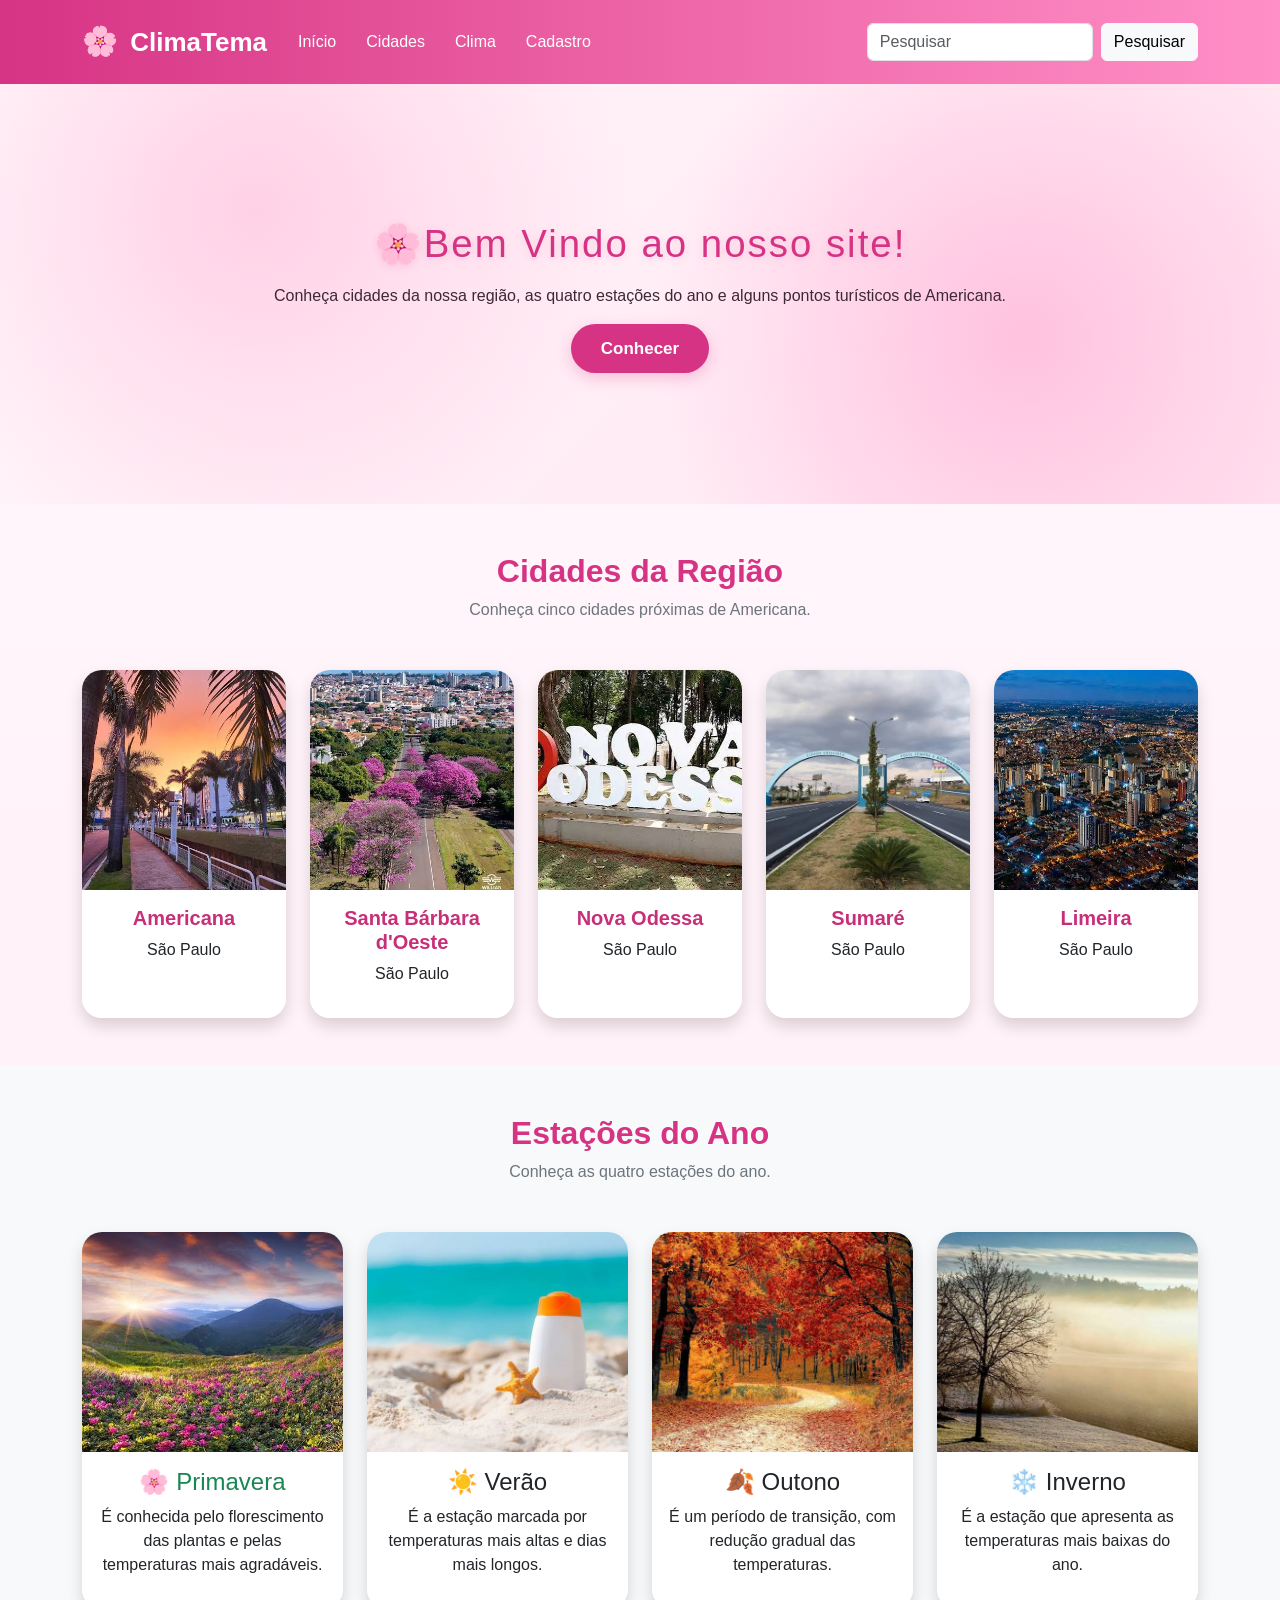
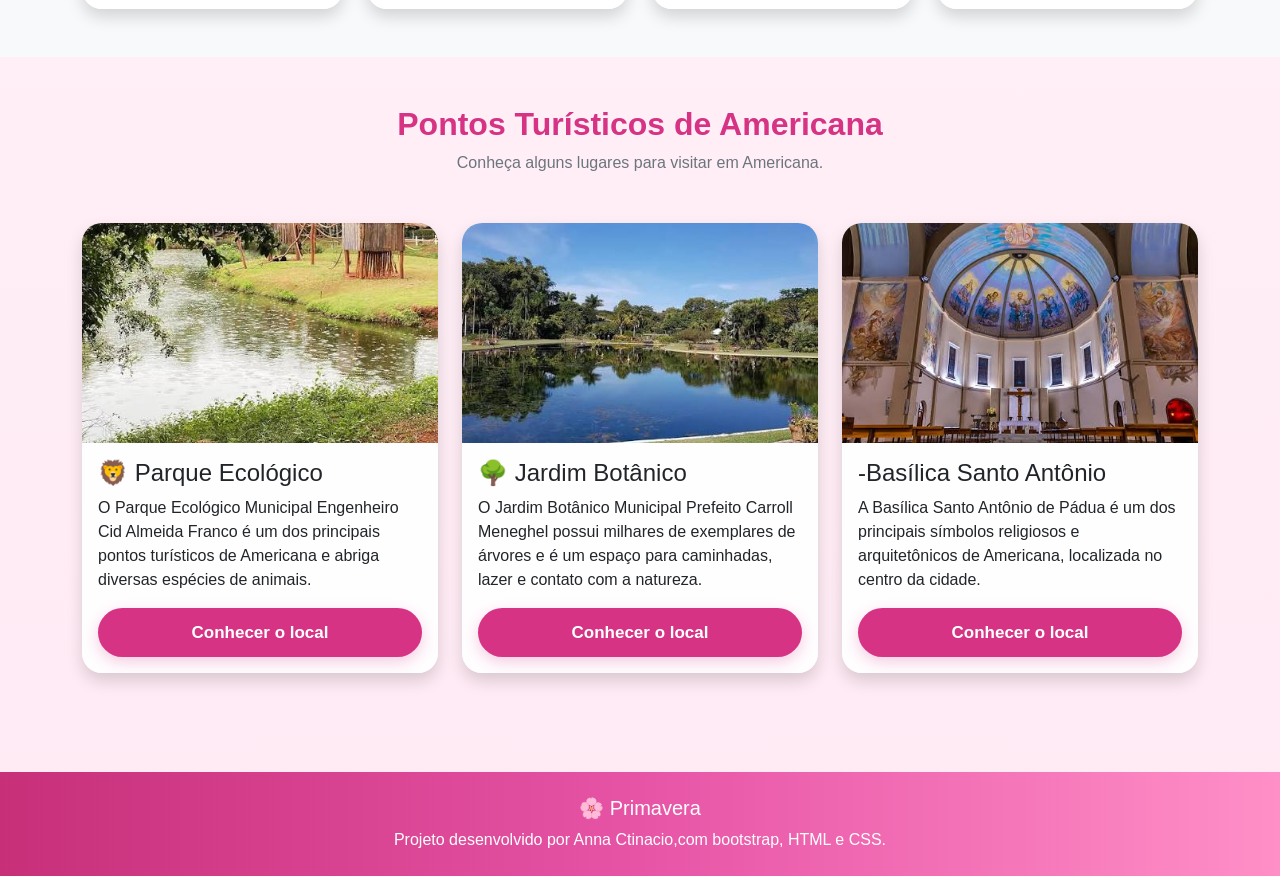
<file: index.html>
<!DOCTYPE html>
<html lang="pt-br">
<head>
<meta charset="UTF-8">
<meta name="viewport"
         content="width=device-width, initial-scale=1.0">
<title>ClimaTema - Cidades da Região</title>
<!-- BOOTSTRAP -->
<link
       href="https://cdn.jsdelivr.net/npm/bootstrap@5.3.8/dist/css/bootstrap.min.css"
       rel="stylesheet">
<!-- CSS -->
<link rel="stylesheet" href="style.css">
</head>

<body>

<!-- ==================================================
    BARRA SUPERIOR
================================================== -->
<nav class="navbar navbar-expand-lg navbar-dark bg-success">
<div class="container">
<a class="navbar-brand fw-bold" href="#inicio">
<span class="flor-logo">🌸</span>
   ClimaTema
</a>

<!-- BOTÃO DO MENU NO CELULAR -->
<button
           class="navbar-toggler"
           type="button"
           data-bs-toggle="collapse"
           data-bs-target="#menu">
<span class="navbar-toggler-icon"></span>
</button>

<div class="collapse navbar-collapse" id="menu">

<!-- LINKS DO MENU -->
<ul class="navbar-nav me-auto">
<li class="nav-item">
<a class="nav-link"  href="index.html">
                       Início
</a>
</li>

<li class="nav-item">
<a class="nav-link" href="cidades.html">
                       Cidades
</a>
</li>

<li class="nav-item">
<a class="nav-link"    href="clima.html">
                          Clima
</a>
</li>

<li class="nav-item">
<a class="nav-link" href="cadastro.html">
   Cadastro
</a>
</li>
 </ul>

<!-- PESQUISA -->
<form class="d-flex">
<input
                   class="form-control me-2"
                   type="search"
                   placeholder="Pesquisar">
<button
                   class="btn btn-light"
                   type="submit">
                   Pesquisar
</button>
</form>
</div>
</div>
</nav>

<!-- ==================================================
    CAPA
================================================== -->
<header
   id="inicio"
   class="bg-light text-center py-5">
<div class="container">
<h1 class="display-3 fw-bold 
           🌸 Primavera
</h1>

<p class="lead">
   <h1 class="titulo-primavera">

    🌸Bem Vindo ao nosso site!
</h1>
 
           Conheça cidades da nossa região,
           as quatro estações do ano e alguns
           pontos turísticos de Americana.
</p>

<a
           href="#cidades"
           class="btn btn-success btn-lg">
           Conhecer
</a>
</div>
</header>

<!-- ==================================================
    5 CIDADES
================================================== -->
<section
   class="container py-5"
   id="cidades">

<h2 class="text-center fw-bold">
       Cidades da Região
</h2>

<p class="text-center text-secondary mb-5">
       Conheça cinco cidades próximas de Americana.
</p>

<div class="row row-cols-1 row-cols-sm-2 row-cols-md-3 row-cols-lg-5 g-4">

<!-- AMERICANA -->
<div class="col">
<div class="card h-100 shadow">
<img
                   src="./img/americana climatema.jpg"
                   class="card-img-top"
                   alt="Americana">

<div class="card-body text-center">
<h5 class="fw-bold">
                       Americana
</h5>
<p>
                       São Paulo
</p>
</div>
</div>
</div>

<!-- SANTA BÁRBARA -->
<div class="col">
<div class="card h-100 shadow">
<img
                   src="./img/sbo clima.jpg"
                   class="card-img-top"
                   alt="Santa Bárbara d'Oeste">

<div class="card-body text-center">
<h5 class="fw-bold">
                       Santa Bárbara d'Oeste
</h5>
<p>
                       São Paulo
</p>
</div>
</div>
</div>

<!-- NOVA ODESSA -->
<div class="col">
<div class="card h-100 shadow">
<img
                   src="./img/nova odessa clima.jpg"
                   class="card-img-top"
                   alt="Nova Odessa">

<div class="card-body text-center">
<h5 class="fw-bold">
                       Nova Odessa
</h5>
<p>
                       São Paulo
</p>
</div>
</div>
</div>

<!-- SUMARÉ -->
<div class="col">
<div class="card h-100 shadow">
<img
                   src="./img/sumare clima.jpg"
                   class="card-img-top"
                   alt="Sumaré">

<div class="card-body text-center">
<h5 class="fw-bold">
                       Sumaré
</h5>
<p>
                       São Paulo
</p>
</div>
</div>
</div>

<!-- LIMEIRA -->
<div class="col">
<div class="card h-100 shadow">
<img
                   src="./img/limeira clikma.jpg"
                   class="card-img-top"
                   alt="Limeira">

<div class="card-body text-center">
<h5 class="fw-bold">
                       Limeira
</h5>
<p>
                       São Paulo
</p>
</div>
</div>
</div>

</div>
</section>

<!-- ==================================================
    ESTAÇÕES DO ANO COM FOTOS
================================================== -->
<section
   class="bg-light py-5"
   id="estacoes">

<div class="container">

<h2 class="text-center fw-bold">
           Estações do Ano
</h2>

<p class="text-center text-secondary mb-5">
           Conheça as quatro estações do ano.
</p>

<div class="row g-4">

<!-- PRIMAVERA -->
<div class="col-lg-3 col-md-6">
<div class="card h-100 shadow">
<img
                       src="./img/primavera inicio.jpg"
                       class="card-img-top"
                       alt="Primavera">

<div class="card-body text-center">
<h4 class="text-success">
                           🌸 Primavera
</h4>

<p>
                           É conhecida pelo florescimento
                           das plantas e pelas temperaturas
                           mais agradáveis.
</p>
</div>
</div>
</div>

<!-- VERÃO -->
<div class="col-lg-3 col-md-6">
<div class="card h-100 shadow">
<img
                       src="./img/verao inicio.jpg"
                       class="card-img-top"
                       alt="Verão">

<div class="card-body text-center">
<h4>
                           ☀️ Verão
</h4>

<p>
                           É a estação marcada por
                           temperaturas mais altas e
                           dias mais longos.
</p>
</div>
</div>
</div>

<!-- OUTONO -->
<div class="col-lg-3 col-md-6">
<div class="card h-100 shadow">
<img
                       src="./img/outono inicio.jpg"
                       class="card-img-top"
                       alt="Outono">

<div class="card-body text-center">
<h4>
                           🍂 Outono
</h4>

<p>
                           É um período de transição,
                           com redução gradual das
                           temperaturas.
</p>
</div>
</div>
</div>

<!-- INVERNO -->
<div class="col-lg-3 col-md-6">
<div class="card h-100 shadow">
<img
                       src="./img/inverno inicio.jpg"
                       class="card-img-top"
                       alt="Inverno">

<div class="card-body text-center">
<h4>
                           ❄️ Inverno
</h4>

<p>
                           É a estação que apresenta
                           as temperaturas mais baixas
                           do ano.
</p>
</div>
</div>
</div>

</div>
</div>
</section>

<!-- ==================================================
    PONTOS TURÍSTICOS DE AMERICANA
================================================== -->
<section
   class="container py-5"
   id="turismo">

<h2 class="text-center fw-bold">
       Pontos Turísticos de Americana
</h2>

<p class="text-center text-secondary mb-5">
       Conheça alguns lugares para visitar em Americana.
</p>

<div class="row g-4">

<!-- =====================================
            PARQUE ECOLÓGICO
       ====================================== -->
<div class="col-md-4">
<div class="card h-100 shadow">
<img
                   src="./img/zoologico inicio.jpg"
                   class="card-img-top"
                   alt="Parque Ecológico de Americana">

<div class="card-body d-flex flex-column">
<h4 class="card-title">
                       🦁 Parque Ecológico
</h4>

<p class="card-text">
                       O Parque Ecológico Municipal
                       Engenheiro Cid Almeida Franco
                       é um dos principais pontos
                       turísticos de Americana e abriga
                       diversas espécies de animais.
</p>

<a
                       href="https://www.americana.sp.gov.br/americana-index.php?a=centro-atendimento-turista-oquefazer"
                       target="_blank"
                       rel="noopener noreferrer"
                       class="btn btn-success mt-auto">
                       Conhecer o local
</a>
</div>
</div>
</div>

<!-- =====================================
            JARDIM BOTÂNICO
       ====================================== -->
<div class="col-md-4">
<div class="card h-100 shadow">
<img
                   src="./img/jardim botanico inicio.jpg"
                   class="card-img-top"
                   alt="Jardim Botânico de Americana">

<div class="card-body d-flex flex-column">
<h4 class="card-title">
                       🌳 Jardim Botânico
</h4>

<p class="card-text">
                       O Jardim Botânico Municipal
                       Prefeito Carroll Meneghel possui
                       milhares de exemplares de árvores
                       e é um espaço para caminhadas,
                       lazer e contato com a natureza.
</p>

<a
                       href="https://www.americana.sp.gov.br/americana-index.php?a=centro-atendimento-turista-oquefazer"
                       target="_blank"
                       rel="noopener noreferrer"
                       class="btn btn-success mt-auto">
                       Conhecer o local
</a>
</div>
</div>
</div>

<!-- =====================================
            BASÍLICA
       ====================================== -->
<div class="col-md-4">
<div class="card h-100 shadow">
<img
                   src="./img/basilica inicio.jpg"
                   class="card-img-top"
                   alt="Basílica Santo Antônio de Pádua">

<div class="card-body d-flex flex-column">
<h4 class="card-title">
                        -Basílica Santo Antônio
</h4>

<p class="card-text">
                       A Basílica Santo Antônio de Pádua
                       é um dos principais símbolos
                       religiosos e arquitetônicos de
                       Americana, localizada no centro
                       da cidade.
</p>

<a
                       href="https://www.americana.sp.gov.br/americana-index.php?a=ponto-turistico-basilica"
                       target="_blank"
                       rel="noopener noreferrer"
                       class="btn btn-success mt-auto">
                       Conhecer o local
</a>
</div>
</div>
</div>

</div>
</section>

<!-- ==================================================
    RODAPÉ
================================================== -->
<footer
   class="bg-success text-white text-center py-4">

<div class="container">
<h5>
           🌸 Primavera
</h5>

<p class="mb-0">
           Projeto desenvolvido por Anna Ctinacio,com bootstrap, HTML e CSS.
</p>
</div>
</footer>

<!-- ==================================================
    JAVASCRIPT DO BOOTSTRAP
================================================== -->
<script
   src="https://cdn.jsdelivr.net/npm/bootstrap@5.3.8/dist/js/bootstrap.bundle.min.js">
</script>

</body>
</html>
</file>
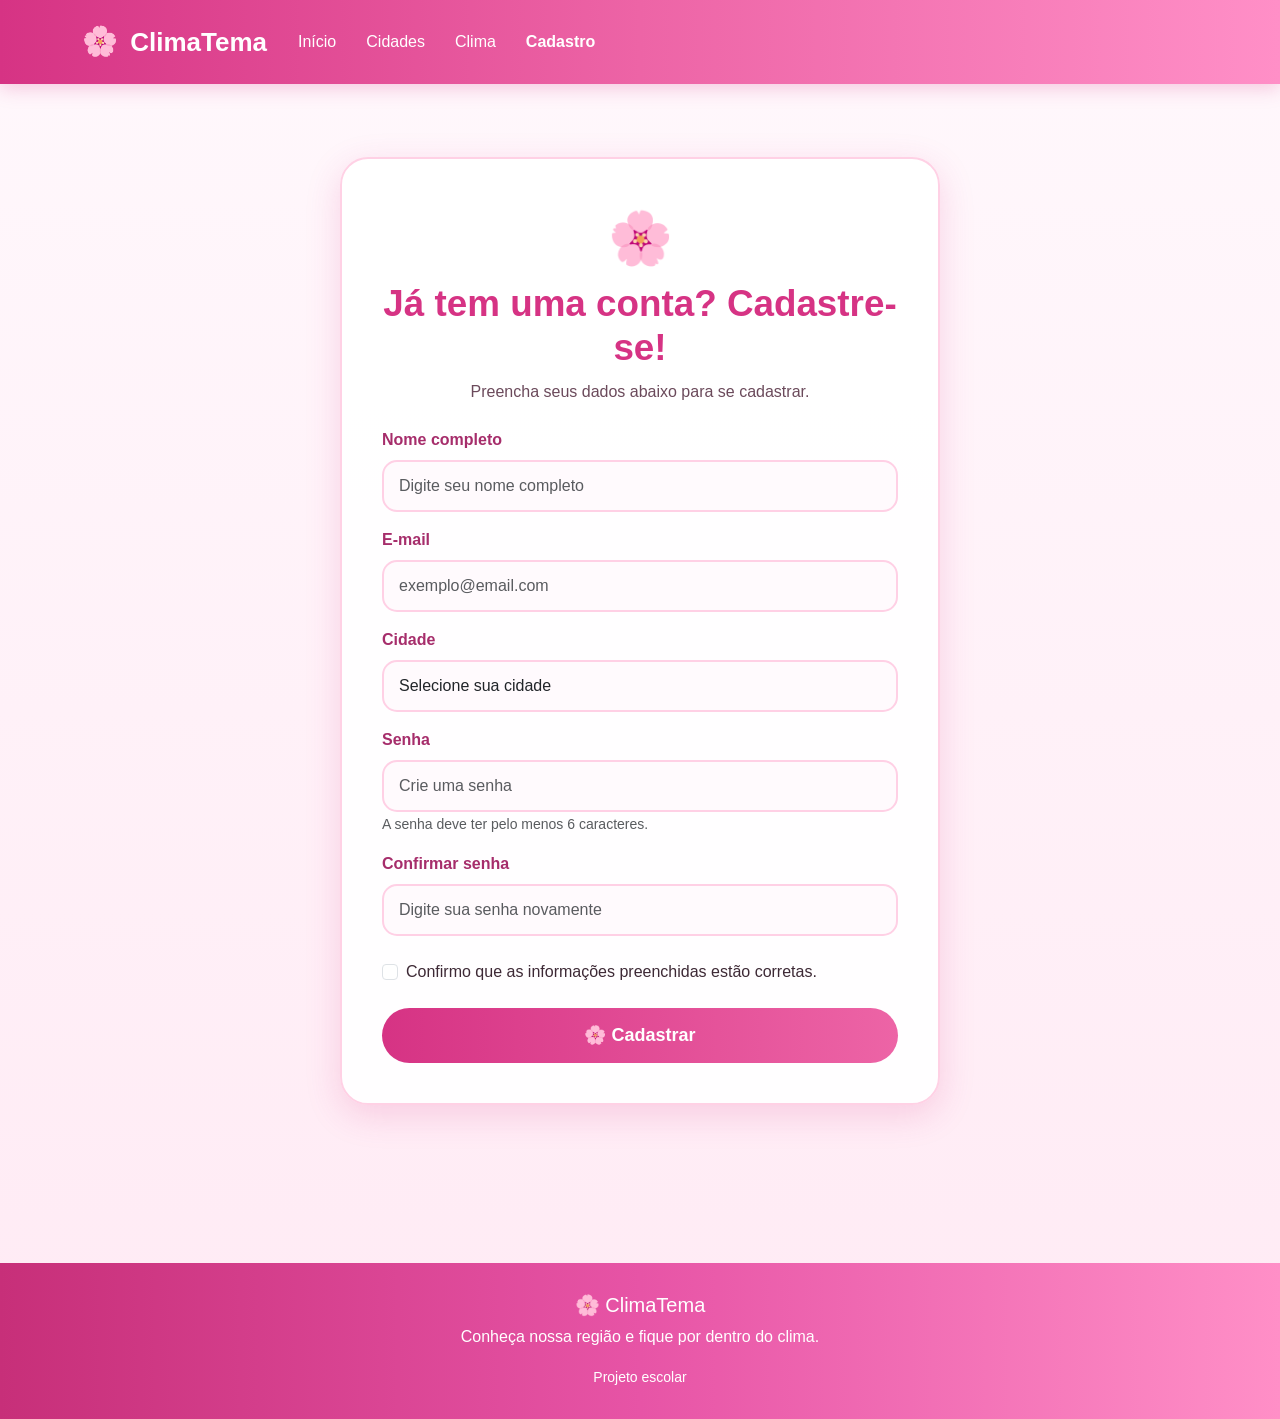
<file: cadastro.html>
<!DOCTYPE html>
<html lang="pt-br">
<head>
<meta charset="UTF-8">
<meta name="viewport"

          content="width=device-width, initial-scale=1.0">
<title>ClimaTema - Cadastro</title>
<!-- BOOTSTRAP -->
<link href="https://cdn.jsdelivr.net/npm/bootstrap@5.3.8/dist/css/bootstrap.min.css"

          rel="stylesheet">
<!-- CSS DO SITE -->
<link rel="stylesheet" href="style.css">
</head>

<body>

<!-- =========================================

     BARRA DE NAVEGAÇÃO

========================================= -->
<nav class="navbar navbar-expand-lg navbar-dark bg-success">
<div class="container">
<a class="navbar-brand fw-bold"

           href="index.html">
<span class="flor-logo">🌸</span>

          ClimaTema
</a>

<button class="navbar-toggler"

                type="button"

                data-bs-toggle="collapse"

                data-bs-target="#menu">
<span class="navbar-toggler-icon"></span>
</button>

<div class="collapse navbar-collapse"

             id="menu">
<ul class="navbar-nav me-auto">

<li class="nav-item">
<a class="nav-link"

                       href="index.html">

                        Início
</a>
</li>

<li class="nav-item">
<a class="nav-link"

                       href="cidades.html">

                        Cidades
</a>
</li>

<li class="nav-item">
<a class="nav-link"

                       href="clima.html">

                        Clima
</a>
</li>

<li class="nav-item">
<a class="nav-link active"

                       href="cadastro.html">

                        Cadastro
</a>
</li>

</ul>
</div>
</div>
</nav>

<!-- =========================================

     ÁREA DE CADASTRO

========================================= -->
<main class="container py-5">

<div class="cadastro-container">

<!-- TÍTULO -->
<div class="text-center mb-4">
<div class="cadastro-flor">

                🌸
</div>
<h1>

                Já tem uma conta?
                Cadastre-se!
</h1>
<p>

                Preencha seus dados abaixo para se cadastrar.
</p>
</div>

<!-- FORMULÁRIO -->
<form id="formCadastro">

<!-- NOME -->
<div class="mb-3">
<label for="nome"

                       class="form-label">

                    Nome completo
</label>

<input

                    type="text"

                    class="form-control"

                    id="nome"

                    placeholder="Digite seu nome completo"

                    required>
</div>

<!-- EMAIL -->
<div class="mb-3">
<label for="email"

                       class="form-label">

                    E-mail
</label>

<input

                    type="email"

                    class="form-control"

                    id="email"

                    placeholder="exemplo@email.com"

                    required>
</div>

<!-- CIDADE -->
<div class="mb-3">
<label for="cidade"

                       class="form-label">

                    Cidade
</label>

<select

                    class="form-select"

                    id="cidade"

                    required>

<option value="">

                        Selecione sua cidade
</option>

<option value="Americana">

                        Americana
</option>

<option value="Santa Bárbara d'Oeste">

                        Santa Bárbara d'Oeste
</option>

<option value="Nova Odessa">

                        Nova Odessa
</option>

<option value="Sumaré">

                        Sumaré
</option>

<option value="Limeira">

                        Limeira
</option>

</select>
</div>

<!-- SENHA -->
<div class="mb-3">
<label for="senha"

                       class="form-label">

                    Senha
</label>

<input

                    type="password"

                    class="form-control"

                    id="senha"

                    placeholder="Crie uma senha"

                    minlength="6"

                    required>

<small class="text-muted">

                    A senha deve ter pelo menos

                    6 caracteres.
</small>
</div>

<!-- CONFIRMAR SENHA -->
<div class="mb-4">
<label for="confirmarSenha"

                       class="form-label">

                    Confirmar senha
</label>

<input

                    type="password"

                    class="form-control"

                    id="confirmarSenha"

                    placeholder="Digite sua senha novamente"

                    minlength="6"

                    required>
</div>

<!-- ACEITAR TERMOS -->
<div class="form-check mb-4">
<input

                    class="form-check-input"

                    type="checkbox"

                    id="termos"

                    required>

<label

                    class="form-check-label"

                    for="termos">

                    Confirmo que as informações

                    preenchidas estão corretas.
</label>
</div>

<!-- BOTÃO -->
<button

                type="submit"

                class="btn btn-cadastro w-100">

                🌸 Cadastrar
</button>

</form>

<!-- =================================

             MENSAGEM DE SUCESSO / ERRO

        ================================== -->
<div

            id="mensagemCadastro"

            class="mensagem-cadastro">
</div>

</div>

</main>

<!-- =========================================

     RODAPÉ

========================================= -->
<footer class="text-center">
<div class="container">
<h5>

            🌸 ClimaTema
            
</h5>
<p>

            Conheça nossa região e fique

            por dentro do clima.
</p>
<small>

            Projeto escolar
</small>
</div>
</footer>

<!-- =========================================

     BOOTSTRAP

========================================= -->
<script src="https://cdn.jsdelivr.net/npm/bootstrap@5.3.8/dist/js/bootstrap.bundle.min.js">
</script>

<!-- =========================================

     JAVASCRIPT DO CADASTRO

========================================= -->
<script>

    const formulario =

        document.getElementById("formCadastro");


    const mensagem =

        document.getElementById("mensagemCadastro");


    formulario.addEventListener(

        "submit",

        function(evento) {


            // IMPEDE A PÁGINA DE RECARREGAR

            evento.preventDefault();


            // PEGA OS DADOS

            const nome =

                document.getElementById("nome").value;


            const senha =

                document.getElementById("senha").value;


            const confirmarSenha =

                document.getElementById("confirmarSenha").value;


            // =================================

            // VERIFICA AS SENHAS

            // =================================

            if (senha !== confirmarSenha) {


                mensagem.innerHTML =

                    "❌ As senhas não são iguais. Tente novamente.";


                mensagem.className =

                    "mensagem-cadastro erro";


                return;

            }


            // =================================

            // CADASTRO CONCLUÍDO

            // =================================

            mensagem.innerHTML =

                "🌸 Cadastro concluído com sucesso, "

                + nome +

                "!";


            mensagem.className =

                "mensagem-cadastro sucesso";


            // LIMPA OS CAMPOS

            formulario.reset();


            // VOLTA PARA A MENSAGEM

            mensagem.scrollIntoView({

                behavior: "smooth",

                block: "center"

            });


        }

    );
</script>

</body>
</html>
</file>
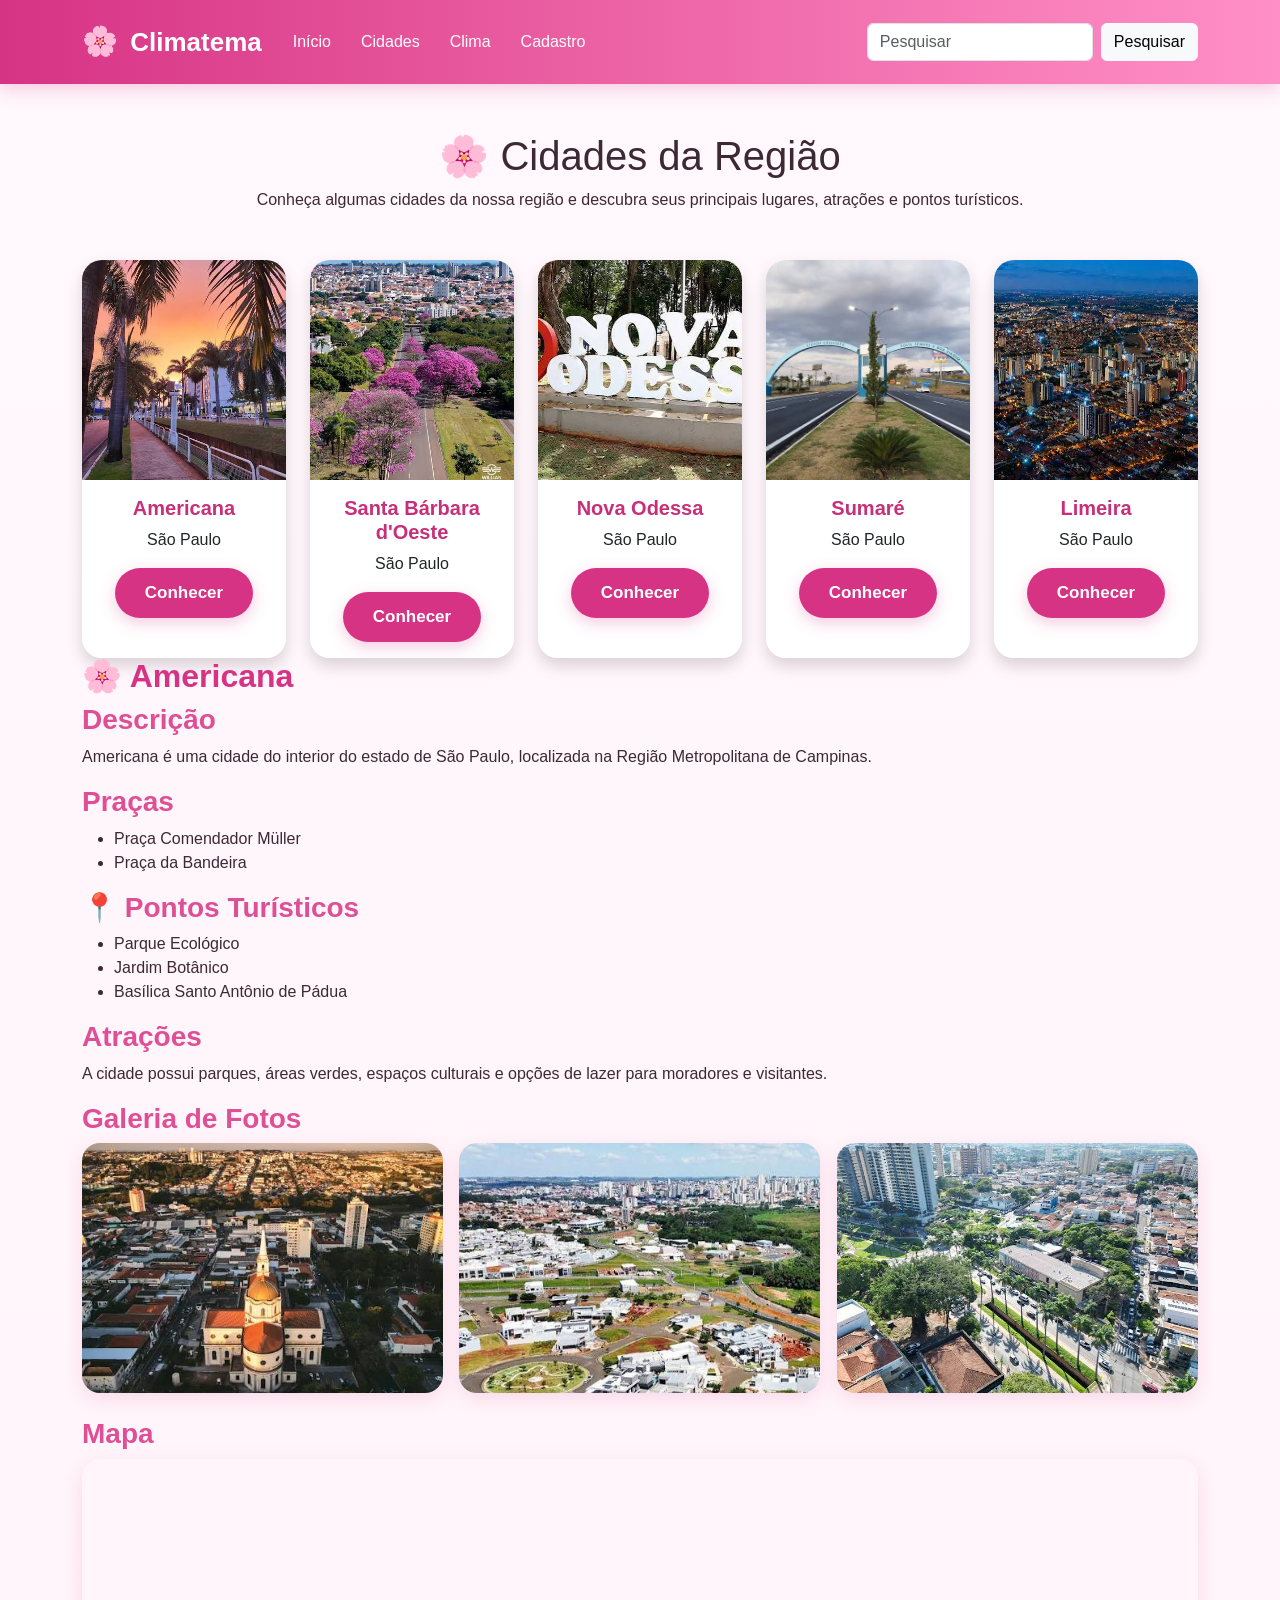
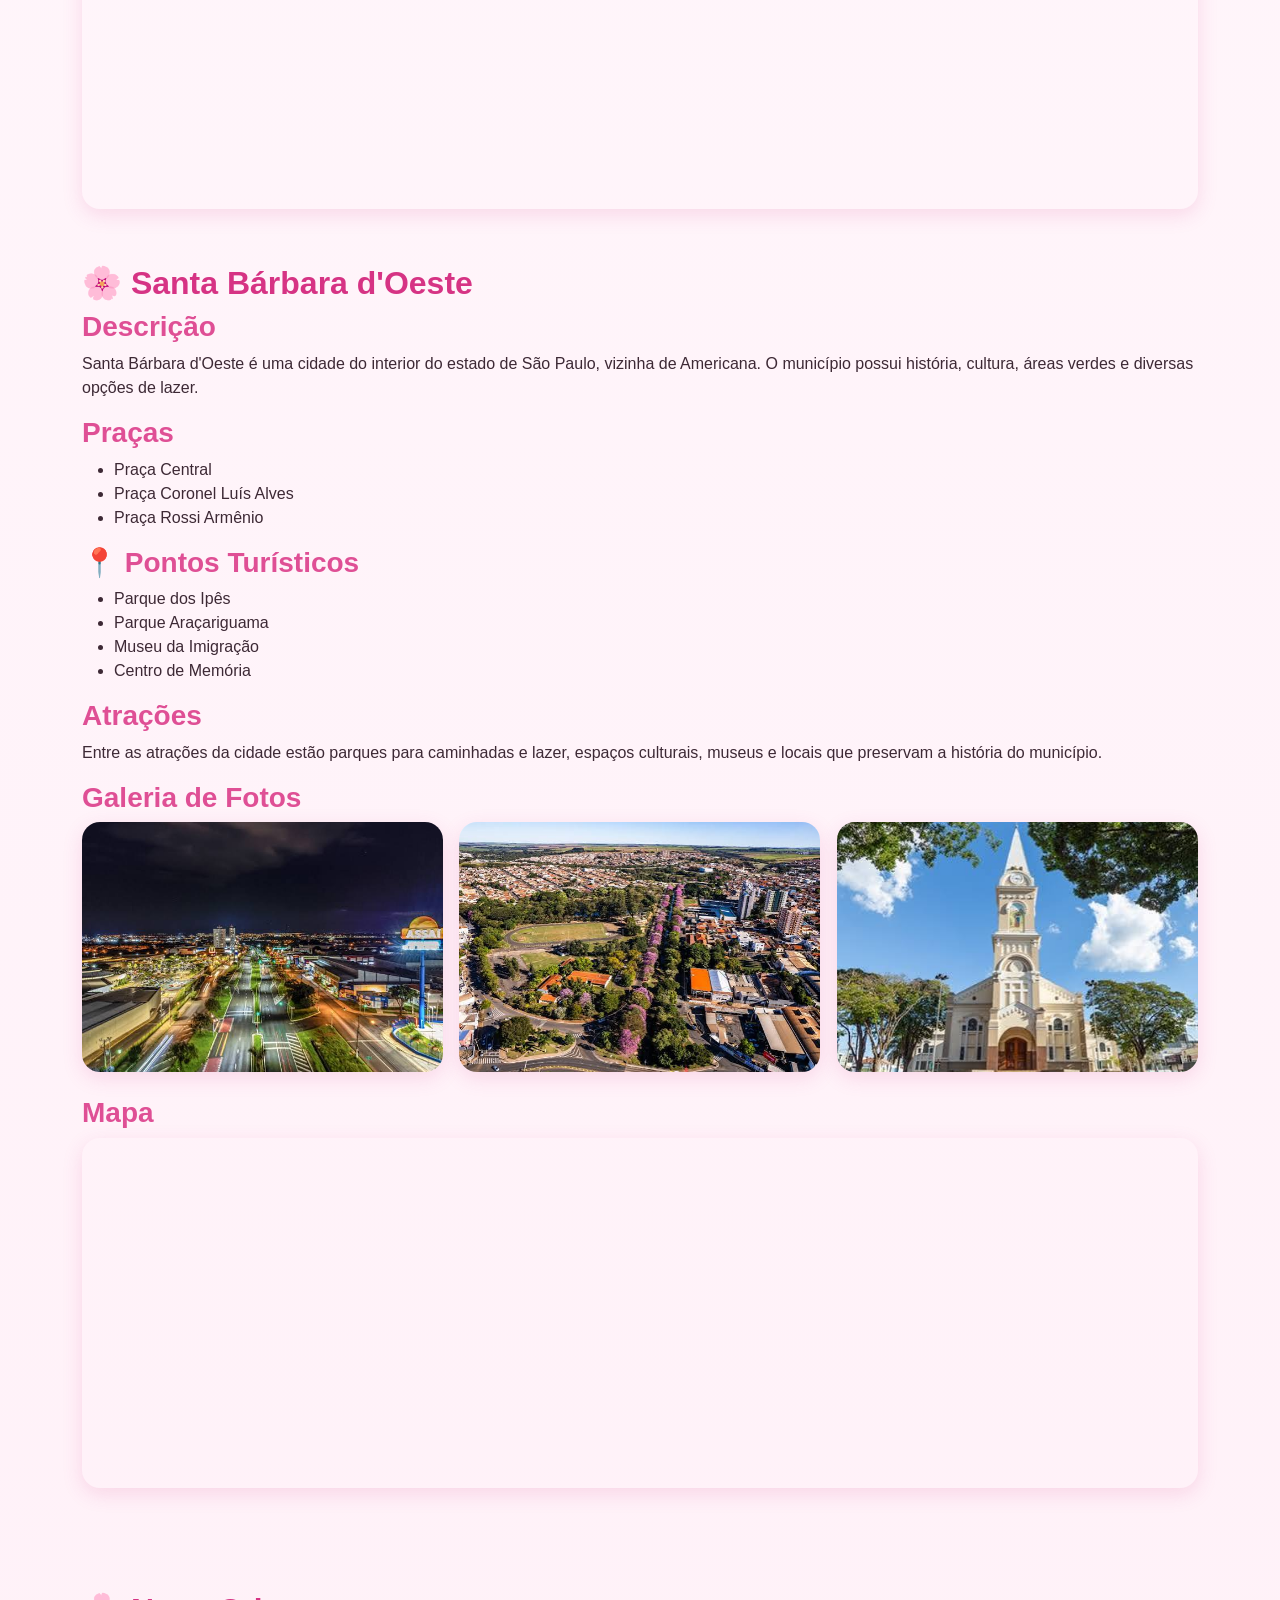
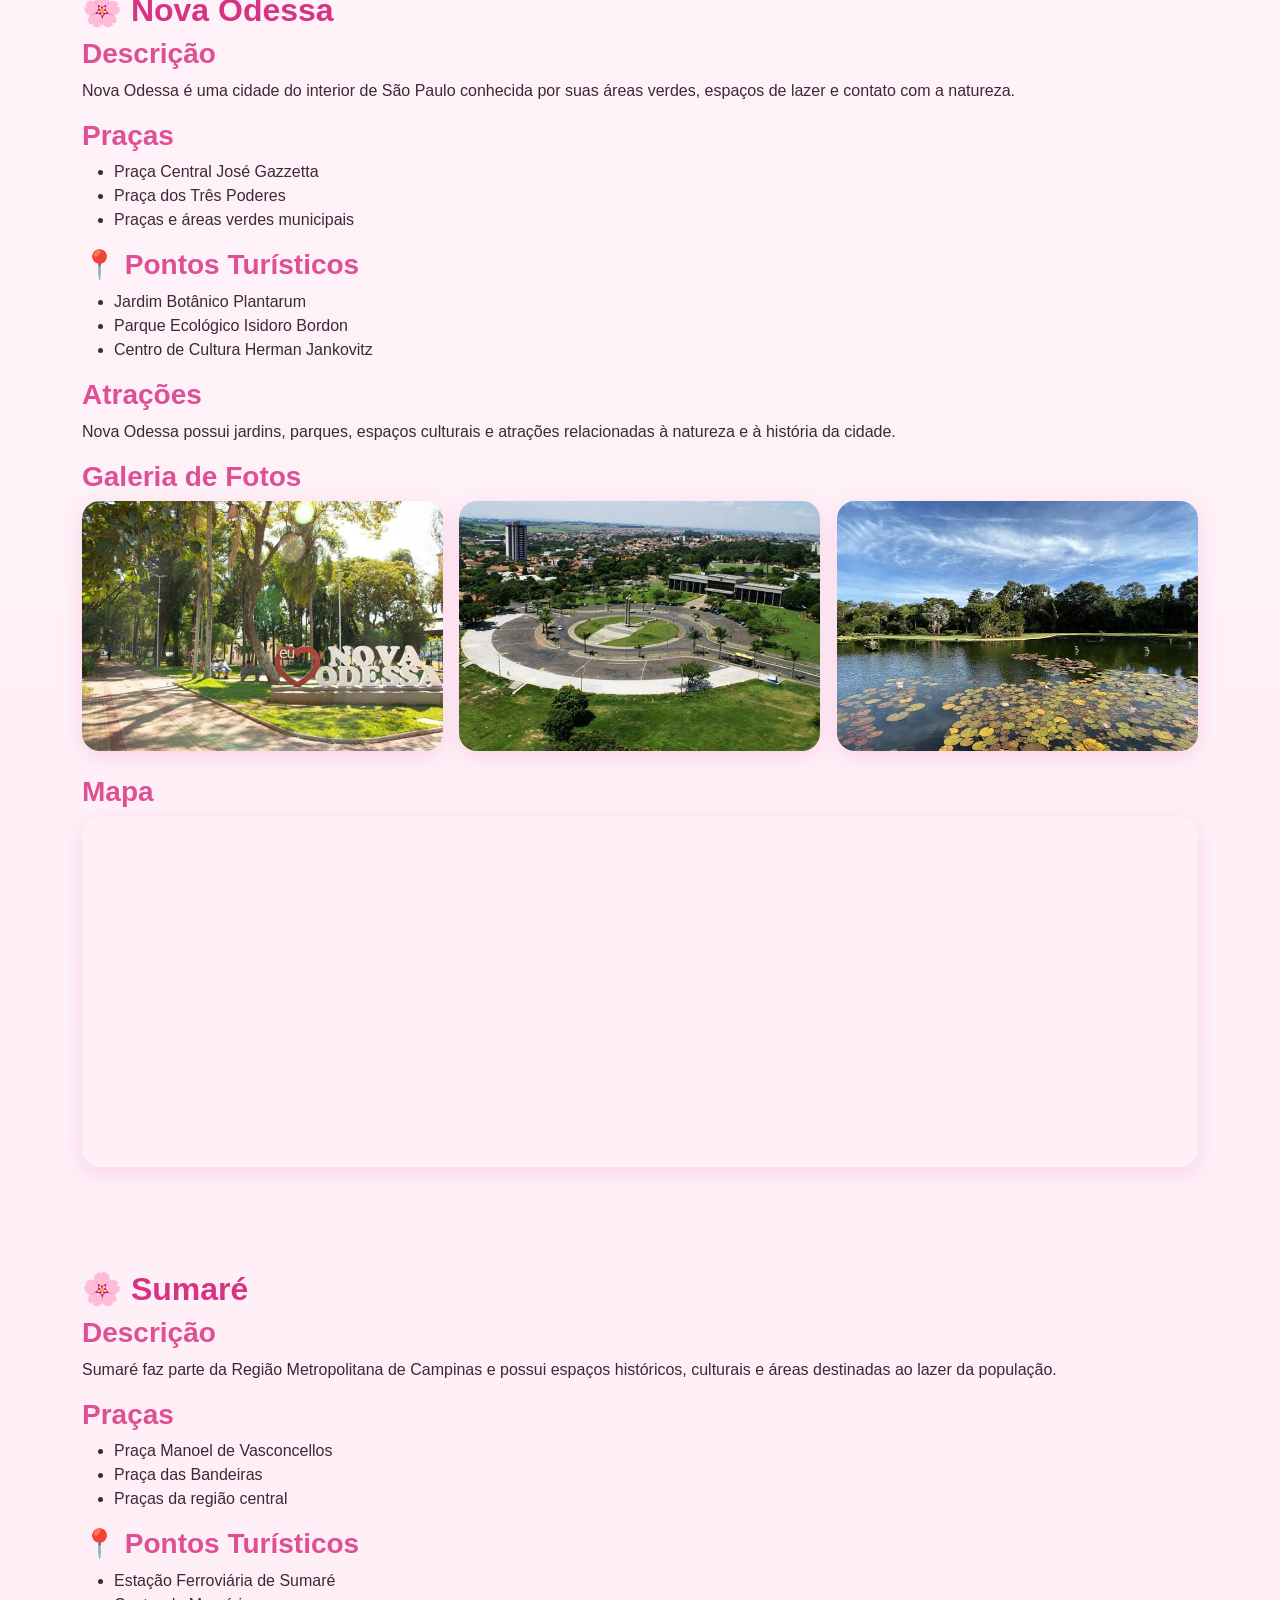
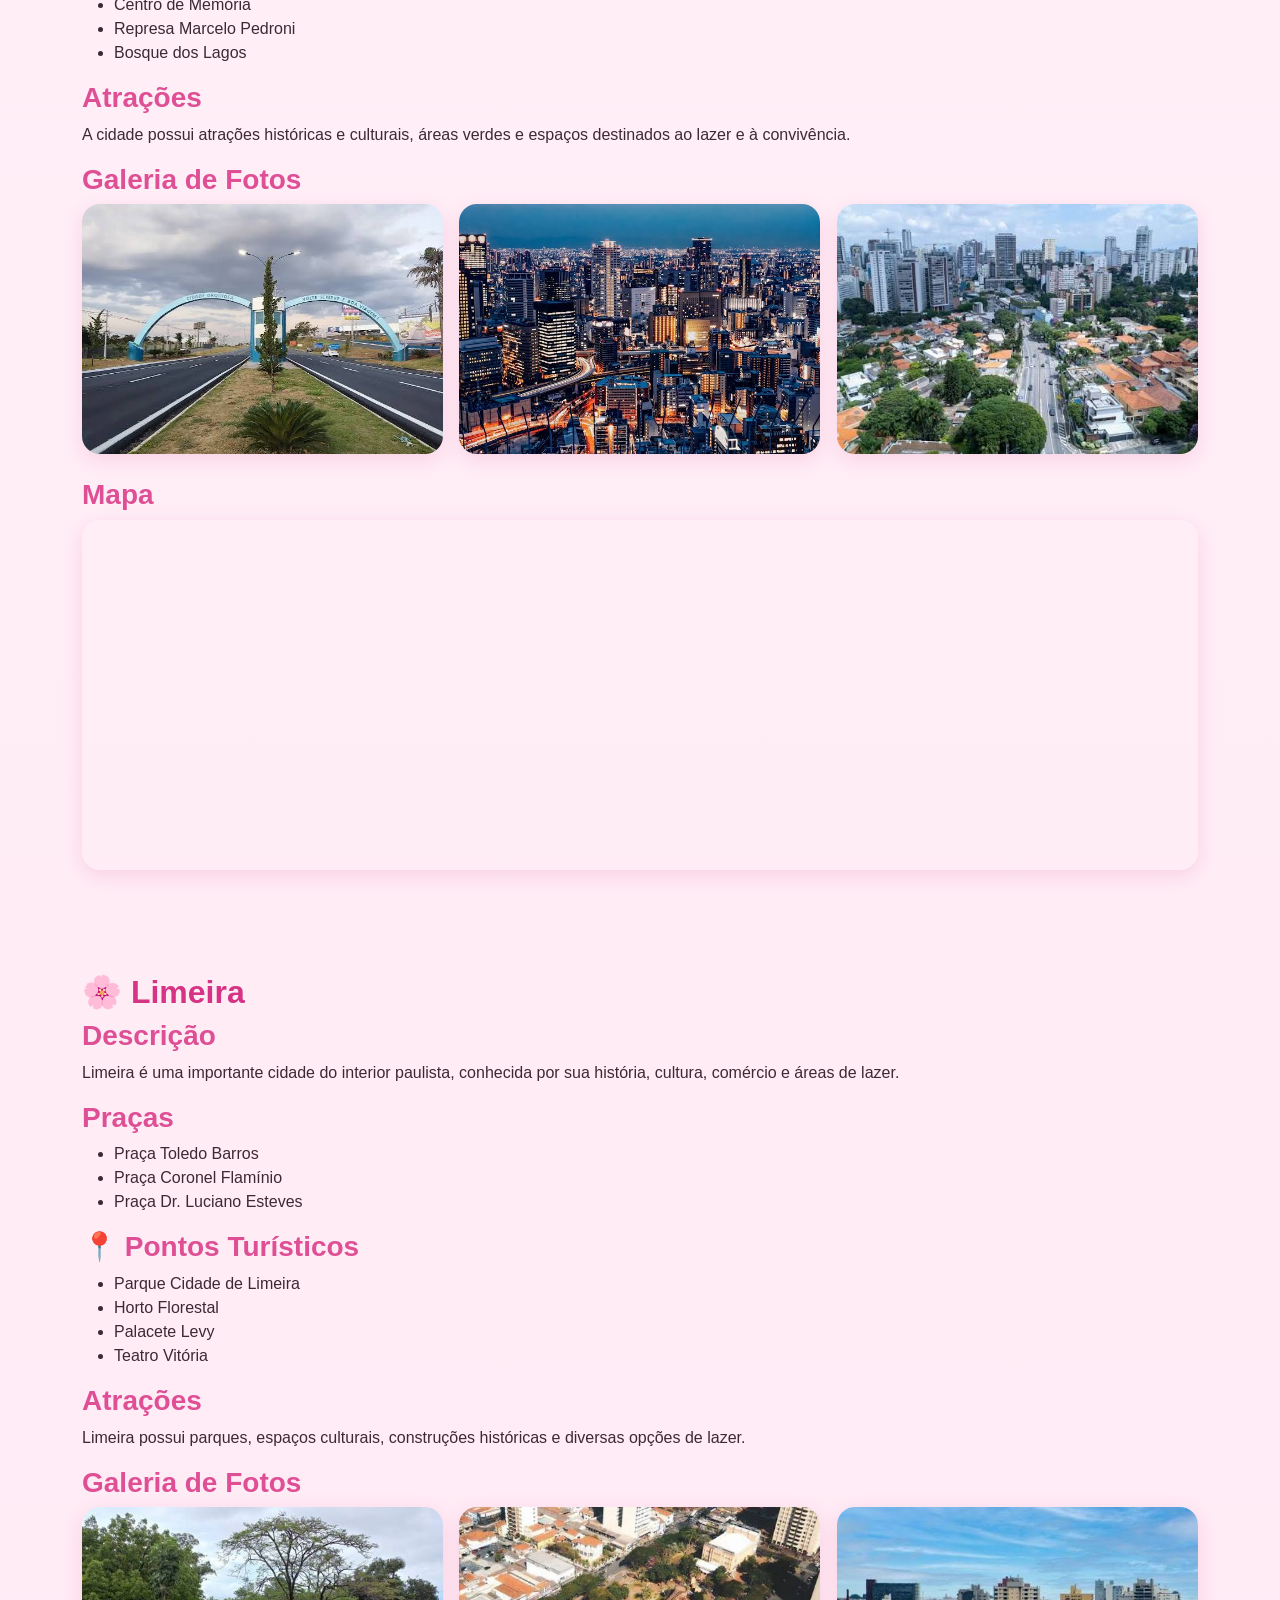
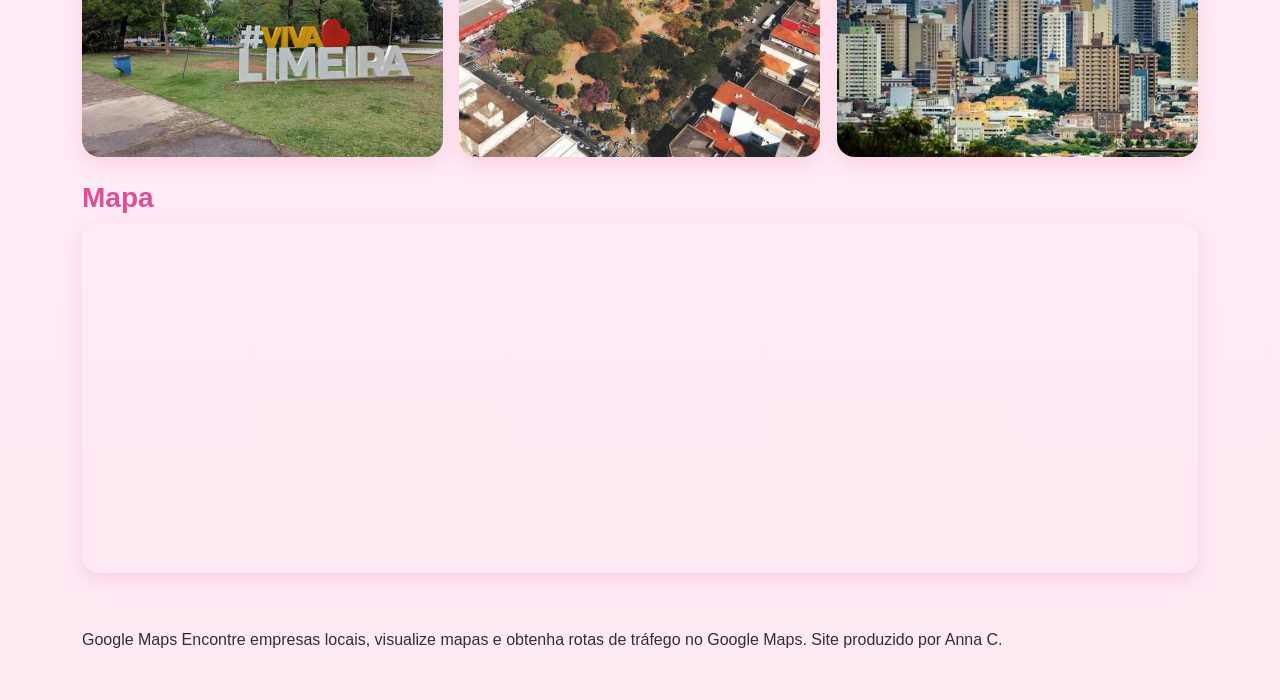
<file: cidades.html>
<!DOCTYPE html>
<html lang="pt-br">
<head>
<meta charset="UTF-8">
<meta name="viewport"
         content="width=device-width, initial-scale=1.0">
<title>Climatema - Cidades da Região</title>
<!-- BOOTSTRAP -->
<link
       href="https://cdn.jsdelivr.net/npm/bootstrap@5.3.8/dist/css/bootstrap.min.css"
       rel="stylesheet">
<!-- CSS -->
<link rel="stylesheet" href="style.css">
</head>

<body>

<!-- ==================================================
    BARRA SUPERIOR
================================================== -->
<nav class="navbar navbar-expand-lg navbar-dark bg-success">
<div class="container">
<a class="navbar-brand fw-bold" href="index.html">
<span class="flor-logo">🌸</span>
   Climatema
</a>

<!-- BOTÃO DO MENU NO CELULAR -->
<button
           class="navbar-toggler"
           type="button"
           data-bs-toggle="collapse"
           data-bs-target="#menu">
<span class="navbar-toggler-icon"></span>
</button>

<div class="collapse navbar-collapse" id="menu">

<!-- LINKS DO MENU -->
<ul class="navbar-nav me-auto">
<li class="nav-item">
<a class="nav-link"
                      href="index.html">
                       Início
</a>
</li>

<li class="nav-item">
<a class="nav-link" href="cidades.html">
                       Cidades
</a>
</li>

<li class="nav-item">
<a class="nav-link" href="clima.html">

        Clima
</a>
</li>
<li class="nav-item">
<a class="nav-link" href="cadastro.html">

        Cadastro
</a>
</li>
 
</ul>

<!-- PESQUISA -->
<form class="d-flex">
<input
                   class="form-control me-2"
                   type="search"
                   placeholder="Pesquisar">
<button
                   class="btn btn-light"
                   type="submit">
                   Pesquisar
</button>
</form>
</div>
</div>
</nav>

<!-- =========================================

     CIDADES DA REGIÃO

========================================= -->
<main class="container py-5">
<div class="text-center mb-5">
<h1 class="titulo-cidades">🌸 Cidades da Região</h1>
<p class="subtitulo-cidades">

            Conheça algumas cidades da nossa região e descubra

            seus principais lugares, atrações e pontos turísticos.
</p>
</div>

<!-- =========================================

         CARDS DAS 5 CIDADES

    ========================================== -->
<div class="row row-cols-1 row-cols-sm-2 row-cols-md-3 row-cols-lg-5 g-4">

<!-- AMERICANA -->
<div class="col">
<div class="card cidade-card h-100 shadow">
<img

                    src="./img/americana climatema.jpg"

                    class="card-img-top"

                    alt="Americana">
<div class="card-body text-center">
<h5 class="fw-bold">

                        Americana
</h5>
<p>São Paulo</p>
<a href="#americana"

                       class="btn btn-success">

                        Conhecer
</a>
</div>
</div>
</div>

<!-- SANTA BÁRBARA D'OESTE -->
<div class="col">
<div class="card cidade-card h-100 shadow">
<img

                    src="./img/sbo clima.jpg"

                    class="card-img-top"

                    alt="Santa Bárbara d'Oeste">
<div class="card-body text-center">
<h5 class="fw-bold">

                        Santa Bárbara d'Oeste
</h5>
<p>São Paulo</p>
<a href="#santa-barbara"

                       class="btn btn-success">

                        Conhecer
</a>
</div>
</div>
</div>

<!-- NOVA ODESSA -->
<div class="col">
<div class="card cidade-card h-100 shadow">
<img

                    src="./img/nova odessa clima.jpg"

                    class="card-img-top"

                    alt="Nova Odessa">
<div class="card-body text-center">
<h5 class="fw-bold">

                        Nova Odessa
</h5>
<p>São Paulo</p>
<a href="#nova-odessa"

                       class="btn btn-success">

                        Conhecer
</a>
</div>
</div>
</div>

<!-- SUMARÉ -->
<div class="col">
<div class="card cidade-card h-100 shadow">
<img

                    src="./img/sumare clima.jpg"

                    class="card-img-top"

                    alt="Sumaré">
<div class="card-body text-center">
<h5 class="fw-bold">

                        Sumaré
</h5>
<p>São Paulo</p>
<a href="#sumare"

                       class="btn btn-success">

                        Conhecer
</a>
</div>
</div>
</div>

<!-- LIMEIRA -->
<div class="col">
<div class="card cidade-card h-100 shadow">
<img

                    src="./img/limeira clikma.jpg"

                    class="card-img-top"

                    alt="Limeira">
<div class="card-body text-center">
<h5 class="fw-bold">

                        Limeira
</h5>
<p>São Paulo</p>
<a href="#limeira"

                       class="btn btn-success">

                        Conhecer
</a>
</div>
</div>
</div>
</div>

<!-- =========================================

         AMERICANA

    ========================================== -->
<section id="americana" class="cidade-detalhes">
<h2>🌸 Americana</h2>
<h3>Descrição</h3>
<p>

            Americana é uma cidade do interior do estado de São Paulo,

            localizada na Região Metropolitana de Campinas.
</p>
<h3> Praças</h3>
<ul>
<li>Praça Comendador Müller</li>
<li>Praça da Bandeira</li>
</ul>
<h3>📍 Pontos Turísticos</h3>
<ul>
<li>Parque Ecológico</li>
<li>Jardim Botânico</li>
<li>Basílica Santo Antônio de Pádua</li>
</ul>
<h3> Atrações</h3>
<p>

            A cidade possui parques, áreas verdes, espaços culturais

            e opções de lazer para moradores e visitantes.
</p>
<h3>Galeria de Fotos</h3>
<div class="row g-3 galeria-cidades">
<div class="col-md-4">
<img src="./img/americana-aba cidades.jpg"

                     class="img-fluid"

                     alt="Americana">
</div>
<div class="col-md-4">
<img src="./img/americana 2-aba cidades.jpg"

                     class="img-fluid"

                     alt="Americana">
</div>
<div class="col-md-4">
<img src="./img/americana 3-aba cidades.jpg"

                     class="img-fluid"

                     alt="Americana">
</div>
</div>
<h3 class="mt-4"> Mapa</h3>
<iframe

            src="https://www.google.com/maps?q=Americana,SP&output=embed"

            width="100%"

            height="350"

            style="border:0;"

            loading="lazy">
</iframe>
</section>

<!-- =====================================

     SANTA BÁRBARA D'OESTE

====================================== -->
<section id="santa-barbara" class="cidade-detalhes py-5">
<h2>🌸 Santa Bárbara d'Oeste</h2>
<h3> Descrição</h3>
<p>

        Santa Bárbara d'Oeste é uma cidade do interior do estado

        de São Paulo, vizinha de Americana. O município possui

        história, cultura, áreas verdes e diversas opções de lazer.
</p>

<h3> Praças</h3>
<ul>
<li>Praça Central</li>
<li>Praça Coronel Luís Alves</li>
<li>Praça Rossi Armênio</li>
</ul>

<h3>📍 Pontos Turísticos</h3>
<ul>
<li>Parque dos Ipês</li>
<li>Parque Araçariguama</li>
<li>Museu da Imigração</li>
<li>Centro de Memória</li>
</ul>

<h3>Atrações</h3>
<p>

        Entre as atrações da cidade estão parques para caminhadas

        e lazer, espaços culturais, museus e locais que preservam

        a história do município.
</p>

<h3> Galeria de Fotos</h3>
<div class="row g-3 galeria-cidades">
<div class="col-md-4">
<img src="./img/sbo 1-aba cidades.jpg"

                 class="img-fluid"

                 alt="Santa Bárbara d'Oeste">
</div>
<div class="col-md-4">
<img src="./img/sbo 2-aba cidades.jpg"

                 class="img-fluid"

                 alt="Santa Bárbara d'Oeste">
</div>
<div class="col-md-4">
<img src="./img/sbo 3-aba cidades.jpg"

                 class="img-fluid"

                 alt="Santa Bárbara d'Oeste">
</div>
</div>

<h3 class="mt-4"> Mapa</h3>
<iframe

        src="https://www.google.com/maps?q=Santa+Barbara+d'Oeste,SP&output=embed"

        width="100%"

        height="350"

        style="border:0;"

        loading="lazy">
</iframe>
</section>
 



 <!-- =====================================

     NOVA ODESSA

====================================== -->
<section id="nova-odessa" class="cidade-detalhes py-5">
<h2>🌸 Nova Odessa</h2>
<h3> Descrição</h3>
<p>

        Nova Odessa é uma cidade do interior de São Paulo conhecida

        por suas áreas verdes, espaços de lazer e contato com a natureza.
</p>
<h3> Praças</h3>
<ul>
<li>Praça Central José Gazzetta</li>
<li>Praça dos Três Poderes</li>
<li>Praças e áreas verdes municipais</li>
</ul>
<h3>📍 Pontos Turísticos</h3>
<ul>
<li>Jardim Botânico Plantarum</li>
<li>Parque Ecológico Isidoro Bordon</li>
<li>Centro de Cultura Herman Jankovitz</li>
</ul>
<h3> Atrações</h3>
<p>

        Nova Odessa possui jardins, parques, espaços culturais

        e atrações relacionadas à natureza e à história da cidade.
</p>
<h3> Galeria de Fotos</h3>
<div class="row g-3 galeria-cidades">
<div class="col-md-4">
<img src="./img/nova odessa 1-aba cidades.jpg"

                 class="img-fluid"

                 alt="Nova Odessa">
</div>
<div class="col-md-4">
<img src="./img/nova odessa 2-aba cidades.jpg"

                 class="img-fluid"

                 alt="Nova Odessa">
</div>
<div class="col-md-4">
<img src="./img/nova odessa 3-aba cidades.jpg"

                 class="img-fluid"

                 alt="Nova Odessa">
</div>
</div>
<h3 class="mt-4">Mapa</h3>
<iframe

        src="https://www.google.com/maps?q=Nova+Odessa,SP&output=embed"

        width="100%"

        height="350"

        style="border:0;"

        loading="lazy">
</iframe>
</section>

<!-- =====================================

     SUMARÉ

====================================== -->
<section id="sumare" class="cidade-detalhes py-5">
<h2>🌸 Sumaré</h2>
<h3> Descrição</h3>
<p>

        Sumaré faz parte da Região Metropolitana de Campinas

        e possui espaços históricos, culturais e áreas destinadas

        ao lazer da população.
</p>
<h3> Praças</h3>
<ul>
<li>Praça Manoel de Vasconcellos</li>
<li>Praça das Bandeiras</li>
<li>Praças da região central</li>
</ul>
<h3>📍 Pontos Turísticos</h3>
<ul>
<li>Estação Ferroviária de Sumaré</li>
<li>Centro de Memória</li>
<li>Represa Marcelo Pedroni</li>
<li>Bosque dos Lagos</li>
</ul>
<h3> Atrações</h3>
<p>

        A cidade possui atrações históricas e culturais,

        áreas verdes e espaços destinados ao lazer e à convivência.
</p>
<h3> Galeria de Fotos</h3>
<div class="row g-3 galeria-cidades">
<div class="col-md-4">
<img src="./img/sumare 1-aba cidades.jpg"

                 class="img-fluid"

                 alt="Sumaré">
</div>
<div class="col-md-4">
<img src="./img/sumare 2-aba cidades.jpg"

                 class="img-fluid"

                 alt="Sumaré">
</div>
<div class="col-md-4">
<img src="./img/sumare 3-aba cidades.jpg"

                 class="img-fluid"

                 alt="Sumaré">
</div>
</div>
<h3 class="mt-4"> Mapa</h3>
<iframe

        src="https://www.google.com/maps?q=Sumare,SP&output=embed"

        width="100%"

        height="350"

        style="border:0;"

        loading="lazy">
</iframe>
</section>

<!-- =====================================

     LIMEIRA

====================================== -->
<section id="limeira" class="cidade-detalhes py-5">
<h2>🌸 Limeira</h2>
<h3> Descrição</h3>
<p>

        Limeira é uma importante cidade do interior paulista,

        conhecida por sua história, cultura, comércio e áreas de lazer.
</p>
<h3> Praças</h3>
<ul>
<li>Praça Toledo Barros</li>
<li>Praça Coronel Flamínio</li>
<li>Praça Dr. Luciano Esteves</li>
</ul>
<h3>📍 Pontos Turísticos</h3>
<ul>
<li>Parque Cidade de Limeira</li>
<li>Horto Florestal</li>
<li>Palacete Levy</li>
<li>Teatro Vitória</li>
</ul>
<h3> Atrações</h3>
<p>

        Limeira possui parques, espaços culturais,

        construções históricas e diversas opções de lazer.
</p>
<h3> Galeria de Fotos</h3>
<div class="row g-3 galeria-cidades">
<div class="col-md-4">
<img src="./img/limeirra 1-aba cidades.jpg"

                 class="img-fluid"

                 alt="Limeira">
</div>
<div class="col-md-4">
<img src="./img/limeira 2-aba cidades.jpg"

                 class="img-fluid"

                 alt="Limeira">
</div>
<div class="col-md-4">
<img src="./img/limeira 3-aba cidades.jpg"

                 class="img-fluid"

                 alt="Limeira">
</div>
</div>
<h3 class="mt-4"> Mapa</h3>
<iframe

        src="https://www.google.com/maps?q=Limeira,SP&output=embed"

        width="100%"

        height="350"

        style="border:0;"

        loading="lazy">
</iframe>
</section>
 Google Maps 
Encontre empresas locais, visualize mapas e obtenha rotas de tráfego no Google Maps.
 Site produzido por Anna C.
</file>
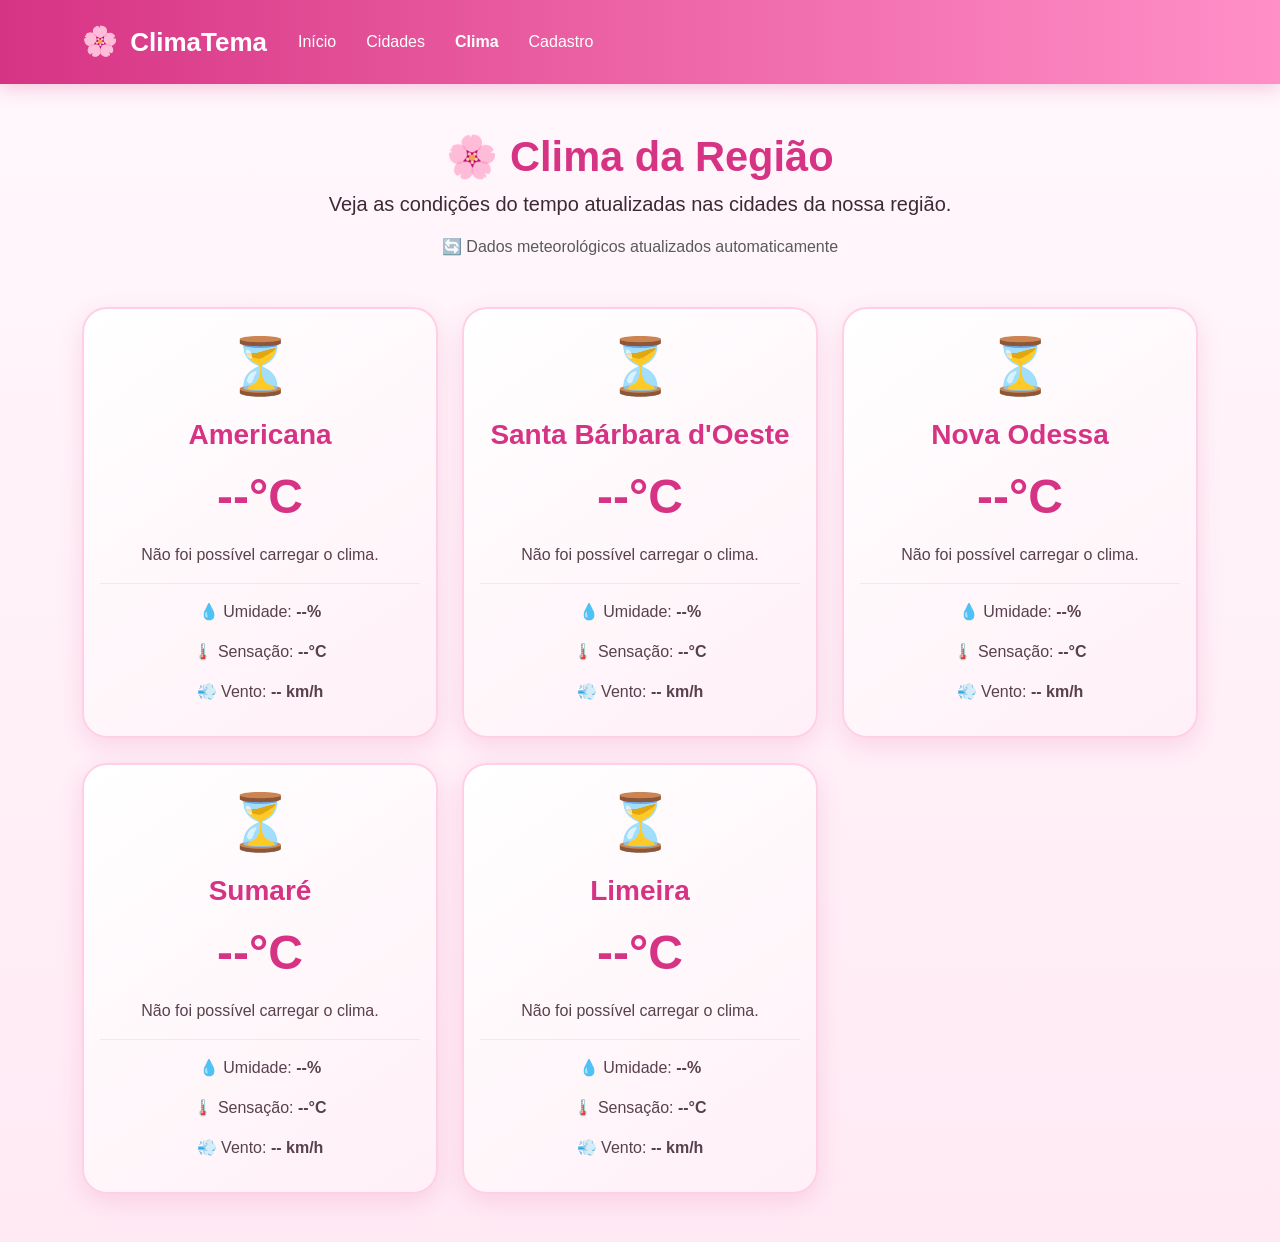
<file: clima.html>
<!DOCTYPE html>
<html lang="pt-br">
<head>
<meta charset="UTF-8">
<meta name="viewport" content="width=device-width, initial-scale=1.0">
<title>ClimaTema - Clima</title>
<!-- Bootstrap -->
<link href="https://cdn.jsdelivr.net/npm/bootstrap@5.3.8/dist/css/bootstrap.min.css"

          rel="stylesheet">
<!-- CSS do nosso site -->
<link rel="stylesheet" href="style.css">
</head>
<body>
<!-- =========================

     BARRA DE NAVEGAÇÃO

========================== -->
<nav class="navbar navbar-expand-lg navbar-dark">
<div class="container">
<a class="navbar-brand fw-bold" href="index.html">
<span class="flor-logo">🌸</span>

           ClimaTema
</a>
<button class="navbar-toggler"

                type="button"

                data-bs-toggle="collapse"

                data-bs-target="#menu">
<span class="navbar-toggler-icon"></span>
</button>
<div class="collapse navbar-collapse" id="menu">
<ul class="navbar-nav me-auto">
<li class="nav-item">
<a class="nav-link" href="index.html">

                        Início
</a>
</li>
<li class="nav-item">
<a class="nav-link" href="cidades.html">

                        Cidades
</a>
</li>
<li class="nav-item">
<a class="nav-link active" href="clima.html">

                        Clima
</a>
</li>
<li class="nav-item">
<a class="nav-link" href="cadastro.html">

                        Cadastro
</a>
</li>
</ul>
</div>
</div>
</nav>

<!-- =========================

     CLIMA

========================== -->
<main class="container py-5">
<div class="text-center mb-5">
<h1 class="titulo-clima">

            🌸 Clima da Região
</h1>
<p class="lead">

            Veja as condições do tempo atualizadas nas cidades da nossa região.
</p>
<p class="text-muted">

            🔄 Dados meteorológicos atualizados automaticamente
</p>
</div>

<!-- CARDS DO CLIMA -->
<div class="row g-4" id="cards-clima">
<!-- AMERICANA -->
<div class="col-md-6 col-lg-4">
<div class="card clima-card h-100">
<div class="card-body text-center">
<div class="icone-clima" id="icone-americana">

                        ⏳
</div>
<h3>Americana</h3>
<div class="temperatura" id="temp-americana">

                        --°C
</div>
<p id="descricao-americana">

                        Carregando clima...
</p>
<hr>
<p>

                        💧 Umidade:
<strong id="umidade-americana">--%</strong>
</p>
<p>

                        🌡️ Sensação:
<strong id="sensacao-americana">--°C</strong>
</p>
<p>

                        💨 Vento:
<strong id="vento-americana">-- km/h</strong>
</p>
</div>
</div>
</div>

<!-- SANTA BÁRBARA -->
<div class="col-md-6 col-lg-4">
<div class="card clima-card h-100">
<div class="card-body text-center">
<div class="icone-clima" id="icone-santa-barbara">

                        ⏳
</div>
<h3>Santa Bárbara d'Oeste</h3>
<div class="temperatura" id="temp-santa-barbara">

                        --°C
</div>
<p id="descricao-santa-barbara">

                        Carregando clima...
</p>
<hr>
<p>

                        💧 Umidade:
<strong id="umidade-santa-barbara">--%</strong>
</p>
<p>

                        🌡️ Sensação:
<strong id="sensacao-santa-barbara">--°C</strong>
</p>
<p>

                        💨 Vento:
<strong id="vento-santa-barbara">-- km/h</strong>
</p>
</div>
</div>
</div>

<!-- NOVA ODESSA -->
<div class="col-md-6 col-lg-4">
<div class="card clima-card h-100">
<div class="card-body text-center">
<div class="icone-clima" id="icone-nova-odessa">

                        ⏳
</div>
<h3>Nova Odessa</h3>
<div class="temperatura" id="temp-nova-odessa">

                        --°C
</div>
<p id="descricao-nova-odessa">

                        Carregando clima...
</p>
<hr>
<p>

                        💧 Umidade:
<strong id="umidade-nova-odessa">--%</strong>
</p>
<p>

                        🌡️ Sensação:
<strong id="sensacao-nova-odessa">--°C</strong>
</p>
<p>

                        💨 Vento:
<strong id="vento-nova-odessa">-- km/h</strong>
</p>
</div>
</div>
</div>

<!-- SUMARÉ -->
<div class="col-md-6 col-lg-4">
<div class="card clima-card h-100">
<div class="card-body text-center">
<div class="icone-clima" id="icone-sumare">

                        ⏳
</div>
<h3>Sumaré</h3>
<div class="temperatura" id="temp-sumare">

                        --°C
</div>
<p id="descricao-sumare">

                        Carregando clima...
</p>
<hr>
<p>

                        💧 Umidade:
<strong id="umidade-sumare">--%</strong>
</p>
<p>

                        🌡️ Sensação:
<strong id="sensacao-sumare">--°C</strong>
</p>
<p>

                        💨 Vento:
<strong id="vento-sumare">-- km/h</strong>
</p>
</div>
</div>
</div>

<!-- LIMEIRA -->
<div class="col-md-6 col-lg-4">
<div class="card clima-card h-100">
<div class="card-body text-center">
<div class="icone-clima" id="icone-limeira">

                        ⏳
</div>
<h3>Limeira</h3>
<div class="temperatura" id="temp-limeira">

                        --°C
</div>
<p id="descricao-limeira">

                        Carregando clima...
</p>
<hr>
<p>

                        💧 Umidade:
<strong id="umidade-limeira">--%</strong>
</p>
<p>

                        🌡️ Sensação:
<strong id="sensacao-limeira">--°C</strong>
</p>
<p>

                        💨 Vento:
<strong id="vento-limeira">-- km/h</strong>
</p>
</div>
</div>
</div>
</div>
</main>

<!-- Bootstrap -->
<script src="https://cdn.jsdelivr.net/npm/bootstrap@5.3.8/dist/js/bootstrap.bundle.min.js">
</script>

<!-- Nosso JavaScript do clima -->
<script src="clima.js"></script>
</body>
</html>
</file>
<file: style.css>
/* =========================================

   CONFIGURAÇÕES GERAIS

========================================= */

* {

    margin: 0;

    padding: 0;

    box-sizing: border-box;

}

html {

    scroll-behavior: smooth;

}

body {

    font-family: Arial, Helvetica, sans-serif;

    color: #3d2935;

    background:

        linear-gradient(

            180deg,

            #fff8fc,

            #ffeaf4

        );

    min-height: 100vh;

    position: relative;

}


/* =========================================

   FLORZINHAS CAINDO NO FUNDO 🌸

========================================= */

body::before {

    content: "🌸  🌸  🌸  🌸  🌸  🌸  🌸  🌸  🌸  🌸";

    position: fixed;

    top: -100px;

    left: 0;

    width: 100%;

    font-size: 25px;

    word-spacing: 70px;

    pointer-events: none;

    z-index: 0;

    opacity: 0.35;

    animation: floresCaindo 12s linear infinite;

}


/* SEGUNDA CAMADA DE FLORES */

body::after {

    content: "🌸  🌸  🌸  🌸  🌸  🌸  🌸";

    position: fixed;

    top: -200px;

    left: 8%;

    width: 100%;

    font-size: 18px;

    word-spacing: 100px;

    pointer-events: none;

    z-index: 0;

    opacity: 0.25;

    animation: floresCaindo2 17s linear infinite;

}


@keyframes floresCaindo {

    0% {

        transform: translateY(-150px) rotate(0deg);

    }

    100% {

        transform: translateY(120vh) rotate(360deg);

    }

}


@keyframes floresCaindo2 {

    0% {

        transform: translateY(-200px) rotate(0deg);

    }

    100% {

        transform: translateY(130vh) rotate(-360deg);

    }

}


/* CONTEÚDO FICA NA FRENTE DAS FLORES */

nav,

header,

main,

section,

footer {

    position: relative;

    z-index: 1;

}


/* =========================================

   MENU ROSA

========================================= */

.navbar {

    background:

        linear-gradient(

            90deg,

            #d63384,

            #ed64a6,

            #ff8fc7

        ) !important;

    padding: 15px 0;

    box-shadow:

        0 4px 18px rgba(214, 51, 132, 0.25);

}


.navbar-brand {

    color: white !important;

    font-size: 26px;

    font-weight: bold;

}


.nav-link {

    color: white !important;

    margin: 0 7px;

    font-weight: 500;

    transition: 0.3s;

}


.nav-link:hover {

    color: #ffe4f1 !important;

    transform: translateY(-2px);

}


.nav-link.active {

    font-weight: bold;

    color: white !important;

}


/* =========================================

   FLOR DO LOGO GIRANDO 🌸

========================================= */

.flor-logo {

    display: inline-block;

    font-size: 29px;

    margin-right: 5px;

    transform-origin: center;

    animation: girarFlor 3s linear infinite;

}


@keyframes girarFlor {

    0% {

        transform: rotate(0deg);

    }

    100% {

        transform: rotate(360deg);

    }

}


/* =========================================

   CABEÇALHO

========================================= */

header {

    min-height: 420px;

    display: flex;

    align-items: center;

    justify-content: center;

    text-align: center;

    background:

        radial-gradient(

            circle at 20% 30%,

            #ffd1e6,

            transparent 35%

        ),

        radial-gradient(

            circle at 80% 60%,

            #ffc2df,

            transparent 35%

        ),

        linear-gradient(

            135deg,

            #fff7fb,

            #ffe5f1

        );

}


/* TÍTULO PRIMAVERA */

header h1 {

    color: #d63384 !important;

    font-size: 4.5rem;

    font-weight: bold;

    text-shadow:

        2px 2px 0 #ffb8d8,

        0 0 20px rgba(214, 51, 132, 0.18);

    animation: tituloAparecer 1s ease;

}


@keyframes tituloAparecer {

    from {

        opacity: 0;

        transform: translateY(30px);

    }

    to {

        opacity: 1;

        transform: translateY(0);

    }

}


header p {

    animation: textoAparecer 1.4s ease;

}


@keyframes textoAparecer {

    from {

        opacity: 0;

    }

    to {

        opacity: 1;

    }

}


/* =========================================

   TÍTULOS

========================================= */

h2 {

    color: #d63384;

    font-weight: bold;

}


h3 {

    color: #df4f95;

    font-weight: bold;

}


h5 {

    color: #c72f79;

}


/* =========================================

   CARDS

========================================= */

.card {

    border: none;

    border-radius: 20px;

    overflow: hidden;

    background: rgba(255, 255, 255, 0.94);

    box-shadow:

        0 6px 20px rgba(214, 51, 132, 0.12);

    transition:

        transform 0.4s ease,

        box-shadow 0.4s ease;

    animation:

        cardAparecer 0.9s ease forwards;

}


@keyframes cardAparecer {

    from {

        opacity: 0;

        transform: translateY(35px);

    }

    to {

        opacity: 1;

        transform: translateY(0);

    }

}


/* CARD SOBE QUANDO PASSA O MOUSE */

.card:hover {

    transform: translateY(-8px);

    box-shadow:

        0 15px 35px rgba(214, 51, 132, 0.25);

}


/* =========================================

   IMAGENS APARECENDO SUAVEMENTE

========================================= */

.card img,

.galeria-cidades img {

    opacity: 0;

    animation:

        imagemAparecer 1.2s ease forwards;

    transition:

        transform 0.5s ease,

        filter 0.5s ease;

}


@keyframes imagemAparecer {

    0% {

        opacity: 0;

        transform: scale(0.92);

    }

    100% {

        opacity: 1;

        transform: scale(1);

    }

}


/* IMAGENS APARECEM UMA DE CADA VEZ */

.row .col:nth-child(1) img {

    animation-delay: 0.1s;

}

.row .col:nth-child(2) img {

    animation-delay: 0.3s;

}

.row .col:nth-child(3) img {

    animation-delay: 0.5s;

}

.row .col:nth-child(4) img {

    animation-delay: 0.7s;

}

.row .col:nth-child(5) img {

    animation-delay: 0.9s;

}


/* TAMANHO DAS FOTOS DOS CARDS */

.card-img-top {

    width: 100%;

    height: 220px;

    object-fit: cover;

}


/* ZOOM SUAVE */

.card:hover img {

    transform: scale(1.05);

}


/* =========================================

   BOTÕES ROSA

========================================= */

.btn-success {

    background:

        linear-gradient(

            90deg,

            #d63384,

            #ed64a6

        ) !important;

    border: none !important;

    border-radius: 25px;

    padding: 9px 22px;

    color: white;

    transition: 0.3s;

}


.btn-success:hover {

    background:

        linear-gradient(

            90deg,

            #bd286f,

            #df4f95

        ) !important;

    transform: scale(1.05);

}


/* =========================================

   GALERIA

========================================= */

.galeria-cidades img {

    width: 100%;

    height: 250px;

    object-fit: cover;

    border-radius: 18px;

    box-shadow:

        0 6px 20px rgba(214, 51, 132, 0.15);

}


.galeria-cidades img:hover {

    transform: scale(1.04);

    box-shadow:

        0 12px 30px rgba(214, 51, 132, 0.25);

}


/* =========================================

   MAPAS

========================================= */

iframe {

    border-radius: 18px;

    box-shadow:

        0 6px 20px rgba(214, 51, 132, 0.15);

}


/* =========================================

   RODAPÉ

========================================= */

footer {

    background:

        linear-gradient(

            90deg,

            #c72f79,

            #e754a6,

            #ff8fc7

        ) !important;

    color: white !important;

    padding: 30px 0;

    margin-top: 50px;

}


footer h5 {

    color: white;

}


/* =========================================

   CELULAR

========================================= */

@media (max-width: 768px) {

    header {

        min-height: 350px;

    }

    header h1 {

        font-size: 3rem;

    }

    .card-img-top {

        height: 200px;

    }

    body::before {

        font-size: 18px;

        word-spacing: 30px;

    }

}
 header h1 {
   font-size: 2.5rem !important;
}

/* =================================

   CORREÇÕES

================================= */

/* TEXTO PRINCIPAL MENOR */

header h1 {

    font-size: 3rem !important;

    line-height: 1.15;

}


/* BOTÃO CONHECER */

header .btn,

.btn-success {

    background: #d63384 !important;

    color: white !important;

    border: none !important;

    border-radius: 30px;

    padding: 12px 30px;

    font-size: 17px;

    font-weight: bold;

    box-shadow: 0 5px 15px rgba(214, 51, 132, 0.25);

    transition: all 0.3s ease;

}

header .btn:hover,

.btn-success:hover {

    background: #bd286f !important;

    transform: translateY(-3px) scale(1.05);

    box-shadow: 0 8px 20px rgba(214, 51, 132, 0.35);

}


/* =================================

   CARDS / IMAGENS

================================= */

.card {

    transition: all 0.4s ease !important;

}

/* CARD AUMENTA AO PASSAR O MOUSE */

.card:hover {

    transform: translateY(-8px) scale(1.04) !important;

    box-shadow:

        0 15px 35px rgba(214, 51, 132, 0.30) !important;

}


/* FOTO */

.card img {

    transition: transform 0.5s ease !important;

}

/* FOTO AUMENTA */

.card:hover img {

    transform: scale(1.10) !important;

}


/* =================================

   ENTRADA SUAVE DOS CARDS

================================= */

.card {

    opacity: 0;

    animation: entradaCard 0.8s ease forwards;

}

@keyframes entradaCard {

    from {

        opacity: 0;

        transform: translateY(35px) scale(0.95);

    }

    to {

        opacity: 1;

        transform: translateY(0) scale(1);

    }

}


/* UM CARD DE CADA VEZ */

.row .col:nth-child(1) .card {

    animation-delay: 0.1s;

}

.row .col:nth-child(2) .card {

    animation-delay: 0.25s;

}

.row .col:nth-child(3) .card {

    animation-delay: 0.4s;

}

.row .col:nth-child(4) .card {

    animation-delay: 0.55s;

}

.row .col:nth-child(5) .card {

    animation-delay: 0.7s;

}
 /* TÍTULO PRIMAVERA DELICADO */

.titulo-primavera {

    font-size: 2.4rem !important;

    font-weight: 500;

    color: #d63384 !important;

    letter-spacing: 2px;

    margin-bottom: 18px;

    text-shadow: 0 2px 8px rgba(214, 51, 132, 0.15);

    animation: aparecerTitulo 1s ease;

}

@keyframes aparecerTitulo {

    from {

        opacity: 0;

        transform: translateY(15px);

    }

    to {

        opacity: 1;

        transform: translateY(0);

    }

}
 /* ==========================

   PÁGINA DO CLIMA

========================== */

.titulo-clima {

    color: #d63384;

    font-size: 2.6rem;

    font-weight: 600;

}

.clima-card {

    border: 2px solid #ffd0e5;

    border-radius: 25px;

    background: linear-gradient(

        145deg,

        #ffffff,

        #fff0f7

    );

    box-shadow:

        0 8px 25px rgba(214, 51, 132, 0.15);

    transition: 0.4s;

}

.clima-card:hover {

    transform: translateY(-8px) scale(1.03);

    box-shadow:

        0 15px 35px rgba(214, 51, 132, 0.25);

}

.clima-card h3 {

    color: #d63384;

    margin-top: 10px;

}

.icone-clima {

    font-size: 55px;

    margin-bottom: 10px;

}

.temperatura {

    font-size: 3rem;

    font-weight: bold;

    color: #d63384;

    margin: 10px 0;

}

.clima-card hr {

    border-color: #f3a7ca;

}

.clima-card p {

    color: #59404d;

}
 /* =========================================

   PÁGINA DE CADASTRO

========================================= */


.cadastro-container {

    max-width: 600px;

    margin: 25px auto 60px auto;

    padding: 40px;

    background:

        rgba(255, 255, 255, 0.96);

    border: 2px solid #ffd1e5;

    border-radius: 28px;

    box-shadow:

        0 10px 35px

        rgba(214, 51, 132, 0.18);

}


/* TÍTULO */

.cadastro-container h1 {

    color: #d63384;

    font-size: 2.3rem;

    font-weight: 600;

    margin-bottom: 10px;

}


.cadastro-container p {

    color: #6b4a5b;

}


.cadastro-flor {

    font-size: 52px;

    margin-bottom: 5px;

    animation:

        girarFlor 4s linear infinite;

}


/* NOMES DOS CAMPOS */

.cadastro-container .form-label {

    color: #a62d6b;

    font-weight: 600;

}


/* INPUTS */

.cadastro-container .form-control,

.cadastro-container .form-select {

    padding: 12px 15px;

    border: 2px solid #ffd0e5;

    border-radius: 15px;

    background: #fffafd;

    transition: 0.3s;

}


/* QUANDO CLICAR NO CAMPO */

.cadastro-container .form-control:focus,

.cadastro-container .form-select:focus {

    border-color: #d63384;

    background: white;

    box-shadow:

        0 0 0 4px

        rgba(214, 51, 132, 0.12);

}


/* CHECKBOX */

.form-check-input:checked {

    background-color: #d63384;

    border-color: #d63384;

}


/* BOTÃO CADASTRAR */

.btn-cadastro {

    background:

        linear-gradient(

            90deg,

            #d63384,

            #ed64a6

        );

    color: white;

    border: none;

    border-radius: 30px;

    padding: 14px;

    font-size: 18px;

    font-weight: bold;

    transition: 0.3s;

}


/* BOTÃO QUANDO PASSA O MOUSE */

.btn-cadastro:hover {

    color: white;

    transform:

        translateY(-3px)

        scale(1.02);

    box-shadow:

        0 8px 22px

        rgba(214, 51, 132, 0.30);

}


/* =========================================

   MENSAGENS

========================================= */

.mensagem-cadastro {

    display: none;

    margin-top: 25px;

    padding: 18px;

    border-radius: 18px;

    text-align: center;

    font-size: 17px;

    font-weight: bold;

}


/* SUCESSO */

.mensagem-cadastro.sucesso {

    display: block;

    color: #a82868;

    background: #ffe5f1;

    border: 2px solid #f3a7ca;

    animation:

        mensagemAparecer 0.5s ease;

}


/* ERRO */

.mensagem-cadastro.erro {

    display: block;

    color: #a52828;

    background: #ffe5e5;

    border: 2px solid #ffb4b4;

    animation:

        mensagemAparecer 0.5s ease;

}


/* ANIMAÇÃO DA MENSAGEM */

@keyframes mensagemAparecer {

    from {

        opacity: 0;

        transform:

            translateY(15px)

            scale(0.96);

    }


    to {

        opacity: 1;

        transform:

            translateY(0)

            scale(1);

    }

}


/* CELULAR */

@media (max-width: 600px) {

    .cadastro-container {

        padding: 25px;

        margin-top: 10px;

    }


    .cadastro-container h1 {

        font-size: 1.9rem;

    }

}
</file>
